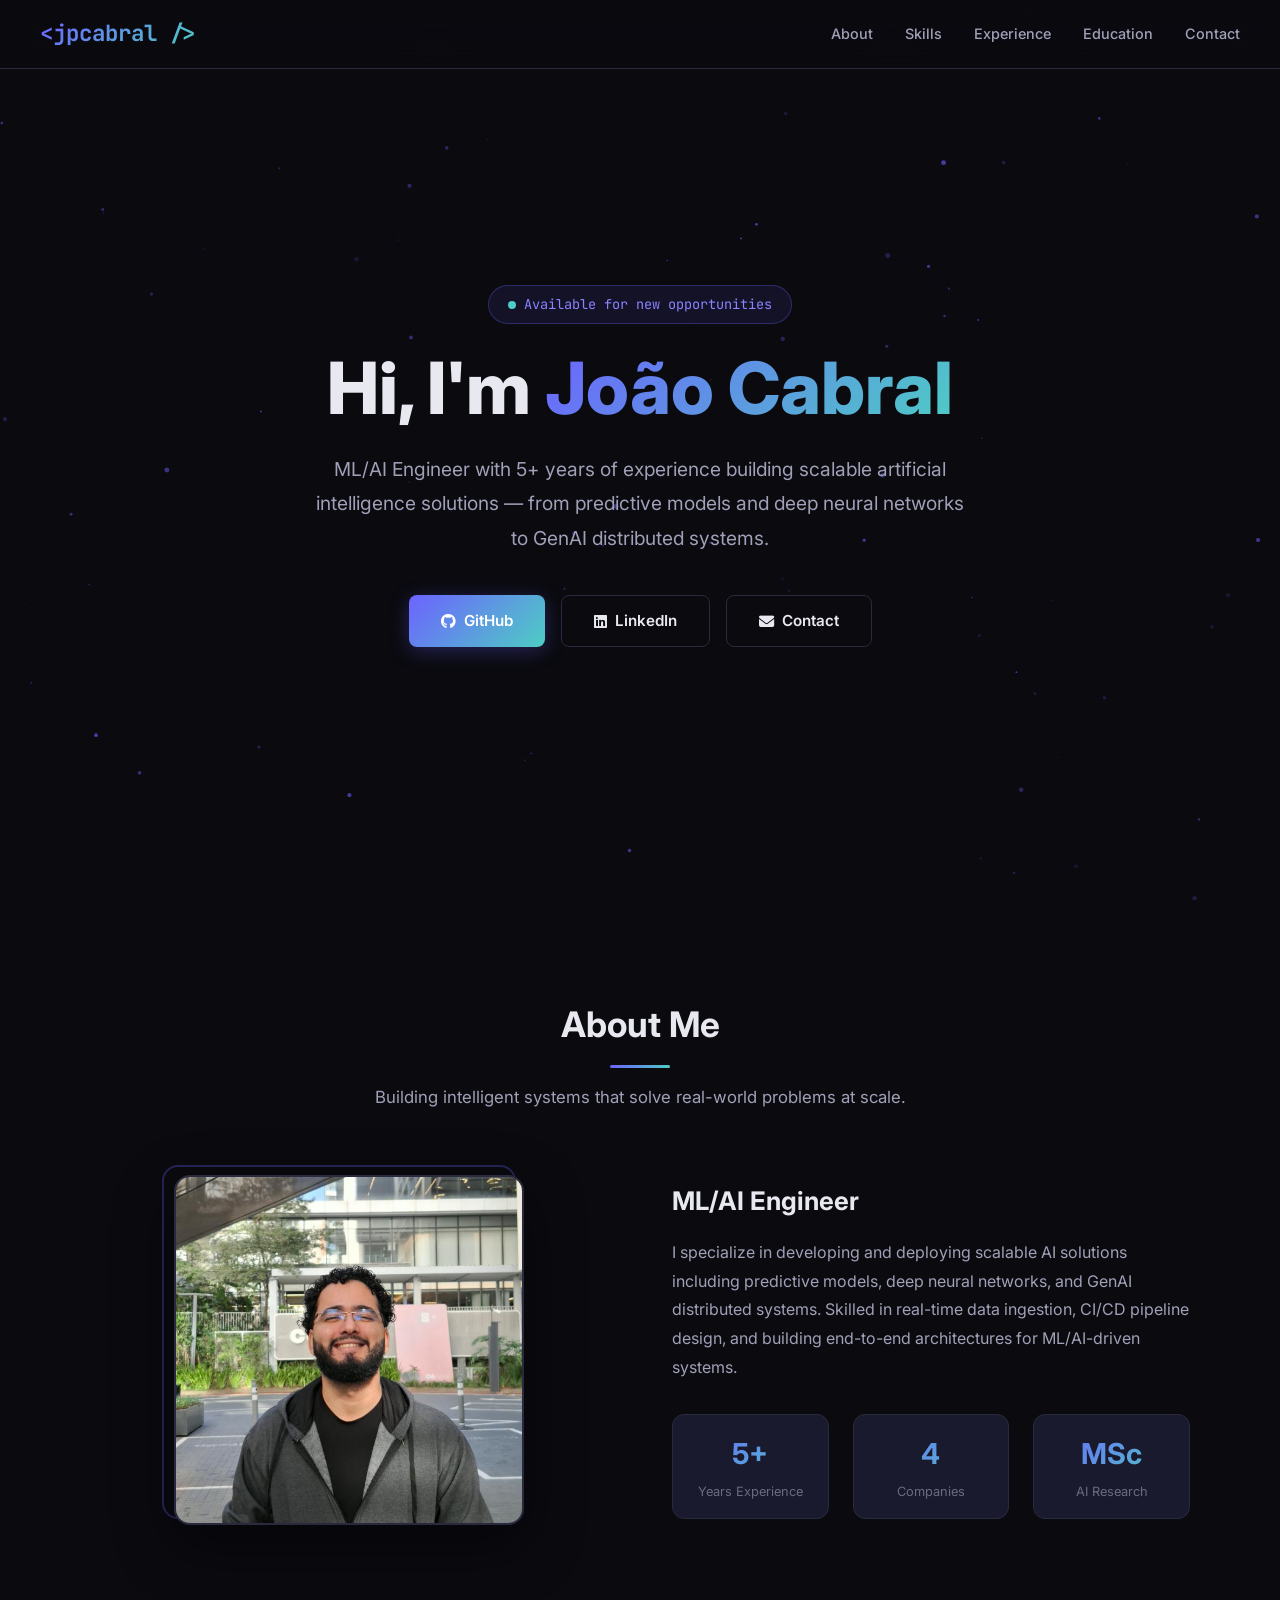
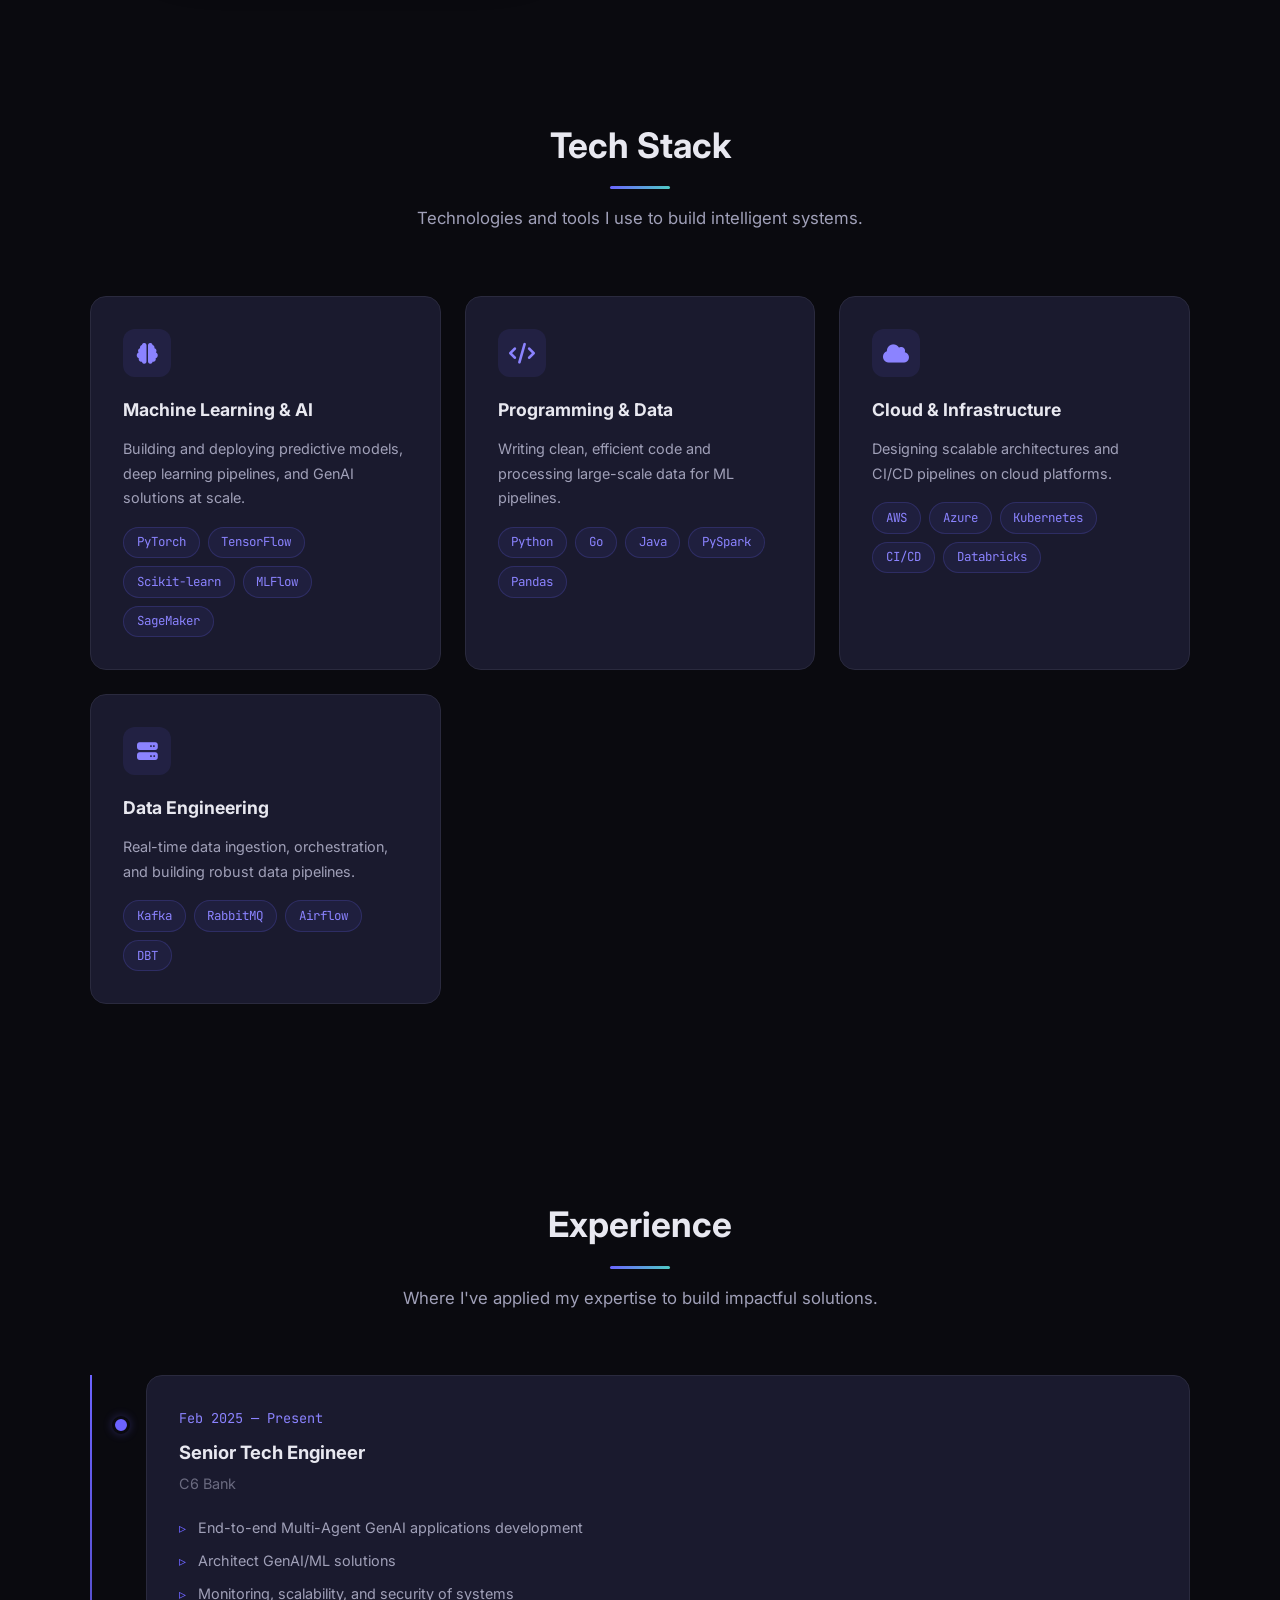
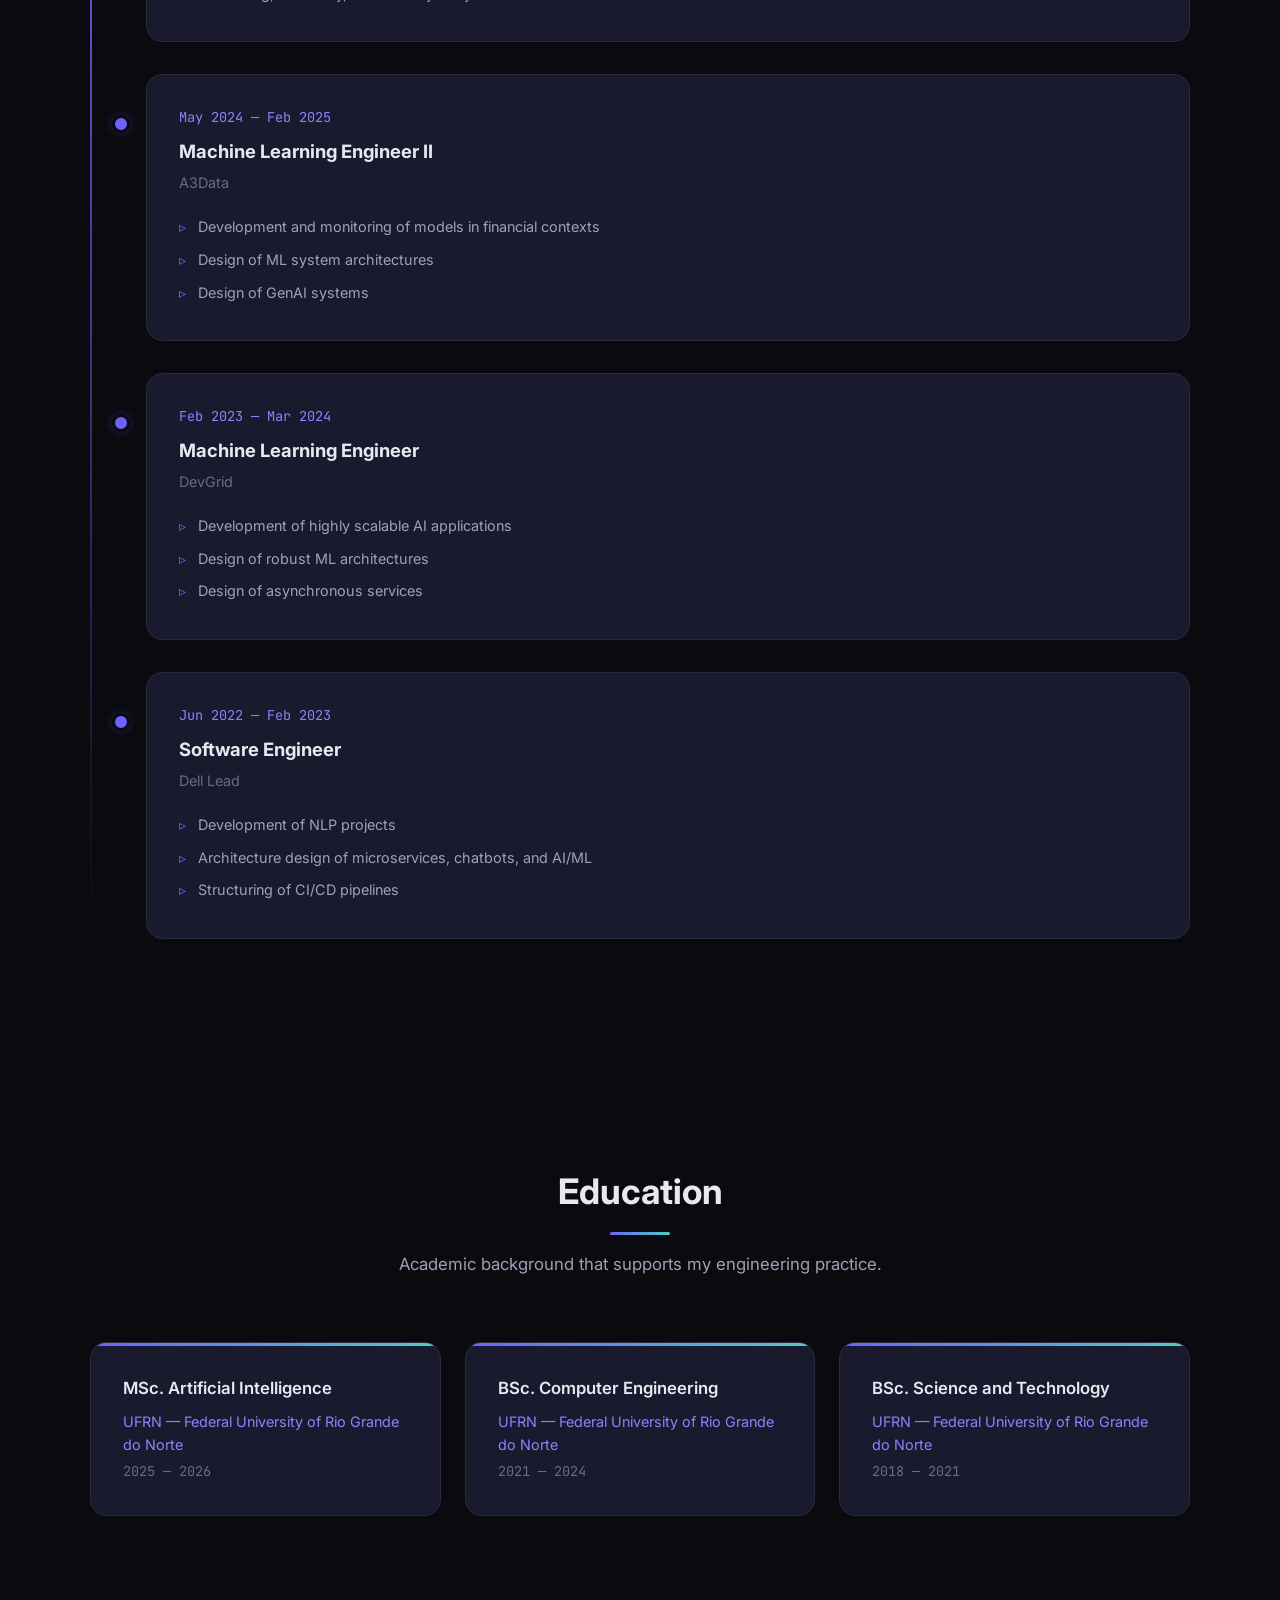
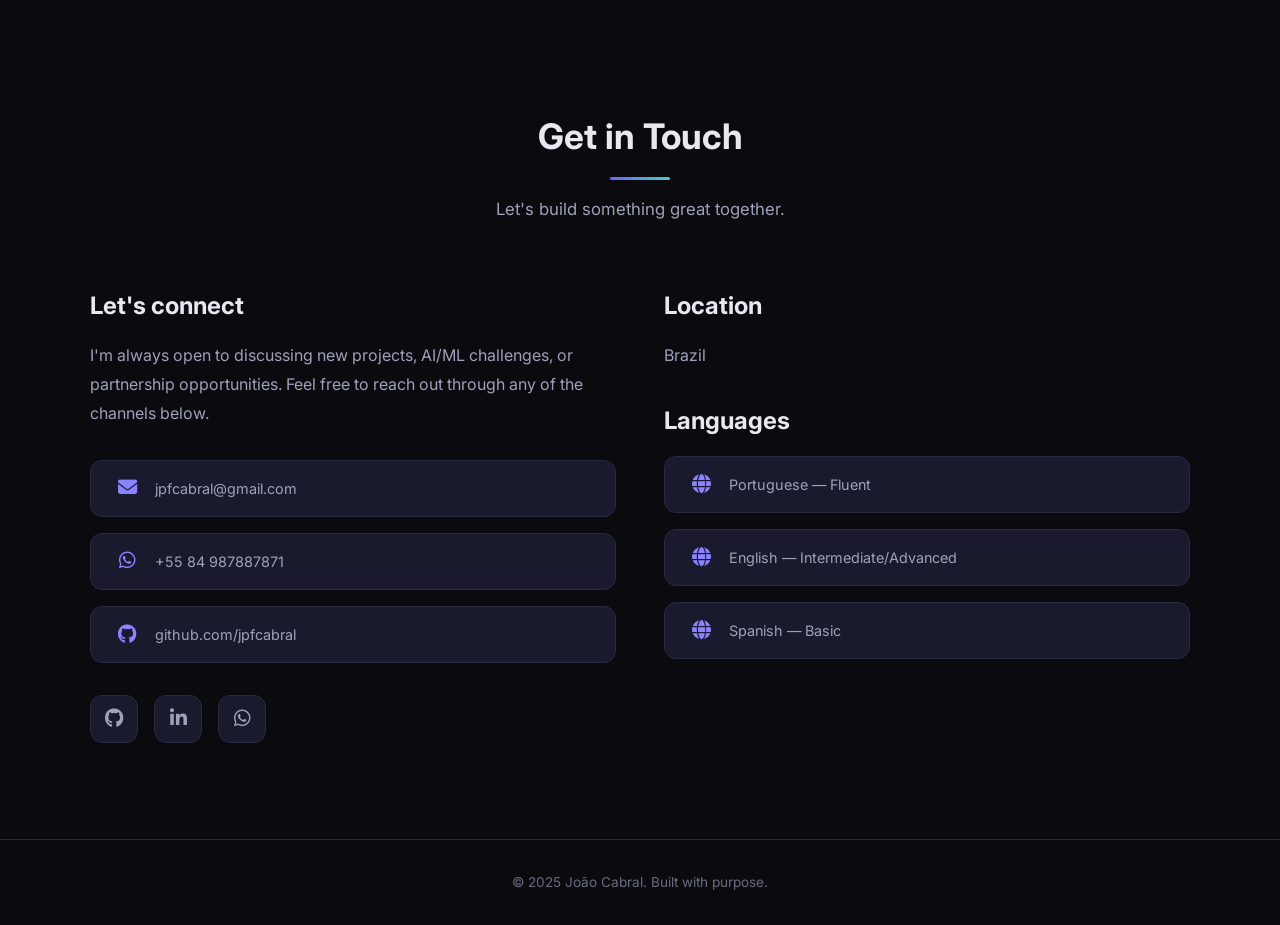
<file: index.html>
<!DOCTYPE html>
<html lang="en">
<head>
    <meta charset="UTF-8">
    <meta name="viewport" content="width=device-width, initial-scale=1.0">
    <title>João Cabral | ML/AI Engineer</title>
    <meta name="description" content="ML/AI Engineer with 5+ years of experience in scalable AI solutions, deep learning, and GenAI distributed systems.">
    <link rel="icon" href="favicon.ico">
    <link href="https://fonts.googleapis.com/css2?family=Inter:wght@300;400;500;600;700;800&family=JetBrains+Mono:wght@400;500&display=swap" rel="stylesheet">
    <link rel="stylesheet" href="https://cdnjs.cloudflare.com/ajax/libs/font-awesome/6.5.1/css/all.min.css">
    <style>
        :root {
            --bg-primary: #0a0a0f;
            --bg-secondary: #12121a;
            --bg-card: #1a1a2e;
            --bg-card-hover: #1f1f35;
            --accent: #6c63ff;
            --accent-light: #8b83ff;
            --accent-glow: rgba(108, 99, 255, 0.3);
            --text-primary: #e8e8f0;
            --text-secondary: #a0a0b8;
            --text-muted: #6b6b80;
            --border: #2a2a3e;
            --gradient-1: linear-gradient(135deg, #6c63ff 0%, #4ecdc4 100%);
            --gradient-2: linear-gradient(135deg, #667eea 0%, #764ba2 100%);
        }

        * {
            margin: 0;
            padding: 0;
            box-sizing: border-box;
        }

        html {
            scroll-behavior: smooth;
        }

        body {
            font-family: 'Inter', sans-serif;
            background: var(--bg-primary);
            color: var(--text-primary);
            line-height: 1.6;
            overflow-x: hidden;
        }

        /* Particle Canvas */
        #particles-canvas {
            position: fixed;
            top: 0;
            left: 0;
            width: 100%;
            height: 100%;
            z-index: 0;
            pointer-events: none;
        }

        /* Navigation */
        nav {
            position: fixed;
            top: 0;
            width: 100%;
            z-index: 1000;
            padding: 1rem 2rem;
            backdrop-filter: blur(20px);
            background: rgba(10, 10, 15, 0.8);
            border-bottom: 1px solid var(--border);
            transition: all 0.3s ease;
        }

        nav .nav-container {
            max-width: 1200px;
            margin: 0 auto;
            display: flex;
            justify-content: space-between;
            align-items: center;
        }

        nav .logo {
            font-size: 1.4rem;
            font-weight: 700;
            background: var(--gradient-1);
            -webkit-background-clip: text;
            -webkit-text-fill-color: transparent;
            background-clip: text;
            font-family: 'JetBrains Mono', monospace;
        }

        nav .nav-links {
            display: flex;
            gap: 2rem;
            list-style: none;
        }

        nav .nav-links a {
            color: var(--text-secondary);
            text-decoration: none;
            font-size: 0.9rem;
            font-weight: 500;
            transition: color 0.3s ease;
            position: relative;
        }

        nav .nav-links a:hover {
            color: var(--accent-light);
        }

        nav .nav-links a::after {
            content: '';
            position: absolute;
            bottom: -4px;
            left: 0;
            width: 0;
            height: 2px;
            background: var(--gradient-1);
            transition: width 0.3s ease;
        }

        nav .nav-links a:hover::after {
            width: 100%;
        }

        .mobile-toggle {
            display: none;
            flex-direction: column;
            cursor: pointer;
            gap: 5px;
        }

        .mobile-toggle span {
            width: 25px;
            height: 2px;
            background: var(--text-primary);
            transition: 0.3s;
        }

        /* Hero Section */
        .hero {
            min-height: 100vh;
            display: flex;
            align-items: center;
            justify-content: center;
            position: relative;
            padding: 6rem 2rem 4rem;
        }

        .hero-content {
            max-width: 900px;
            text-align: center;
            position: relative;
            z-index: 1;
        }

        .hero-badge {
            display: inline-flex;
            align-items: center;
            gap: 0.5rem;
            padding: 0.5rem 1.2rem;
            border-radius: 50px;
            background: rgba(108, 99, 255, 0.1);
            border: 1px solid rgba(108, 99, 255, 0.3);
            font-size: 0.85rem;
            color: var(--accent-light);
            margin-bottom: 1.5rem;
            font-family: 'JetBrains Mono', monospace;
        }

        .hero-badge .pulse {
            width: 8px;
            height: 8px;
            background: #4ecdc4;
            border-radius: 50%;
            animation: pulse 2s infinite;
        }

        @keyframes pulse {
            0%, 100% { opacity: 1; transform: scale(1); }
            50% { opacity: 0.5; transform: scale(1.5); }
        }

        .hero h1 {
            font-size: clamp(2.5rem, 6vw, 4.5rem);
            font-weight: 800;
            line-height: 1.1;
            margin-bottom: 1.5rem;
        }

        .hero h1 .gradient-text {
            background: var(--gradient-1);
            -webkit-background-clip: text;
            -webkit-text-fill-color: transparent;
            background-clip: text;
        }

        .hero p {
            font-size: 1.2rem;
            color: var(--text-secondary);
            max-width: 650px;
            margin: 0 auto 2.5rem;
            line-height: 1.8;
        }

        .hero-buttons {
            display: flex;
            gap: 1rem;
            justify-content: center;
            flex-wrap: wrap;
        }

        .btn {
            padding: 0.8rem 2rem;
            border-radius: 8px;
            font-size: 0.95rem;
            font-weight: 600;
            text-decoration: none;
            transition: all 0.3s ease;
            cursor: pointer;
            border: none;
            display: inline-flex;
            align-items: center;
            gap: 0.5rem;
        }

        .btn-primary {
            background: var(--gradient-1);
            color: white;
            box-shadow: 0 4px 20px var(--accent-glow);
        }

        .btn-primary:hover {
            transform: translateY(-2px);
            box-shadow: 0 8px 30px var(--accent-glow);
        }

        .btn-secondary {
            background: transparent;
            color: var(--text-primary);
            border: 1px solid var(--border);
        }

        .btn-secondary:hover {
            border-color: var(--accent);
            background: rgba(108, 99, 255, 0.05);
            transform: translateY(-2px);
        }

        /* Sections */
        section {
            padding: 6rem 2rem;
            position: relative;
            z-index: 1;
        }

        .section-container {
            max-width: 1100px;
            margin: 0 auto;
        }

        .section-header {
            text-align: center;
            margin-bottom: 4rem;
        }

        .section-header h2 {
            font-size: 2.2rem;
            font-weight: 700;
            margin-bottom: 0.8rem;
        }

        .section-header .section-line {
            width: 60px;
            height: 3px;
            background: var(--gradient-1);
            margin: 0 auto 1rem;
            border-radius: 2px;
        }

        .section-header p {
            color: var(--text-secondary);
            font-size: 1.05rem;
            max-width: 600px;
            margin: 0 auto;
        }

        /* About Section */
        .about-grid {
            display: grid;
            grid-template-columns: 1fr 1fr;
            gap: 4rem;
            align-items: center;
        }

        .about-image {
            position: relative;
            display: flex;
            justify-content: center;
            align-items: center;
        }

        .about-image img {
            width: 100%;
            max-width: 350px;
            border-radius: 16px;
            border: 2px solid var(--border);
            box-shadow: 0 20px 60px rgba(0, 0, 0, 0.4);
            position: relative;
            z-index: 1;
        }

        .about-image::before {
            content: '';
            position: absolute;
            top: -10px;
            left: 50%;
            transform: translateX(calc(-50% - 10px));
            width: 100%;
            max-width: 350px;
            height: calc(100% - 0px);
            border: 2px solid var(--accent);
            border-radius: 16px;
            opacity: 0.3;
            z-index: 0;
        }

        .about-text h3 {
            font-size: 1.6rem;
            margin-bottom: 1rem;
        }

        .about-text p {
            color: var(--text-secondary);
            margin-bottom: 1.5rem;
            line-height: 1.8;
        }

        .about-stats {
            display: grid;
            grid-template-columns: repeat(3, 1fr);
            gap: 1.5rem;
            margin-top: 2rem;
        }

        .stat-item {
            text-align: center;
            padding: 1rem;
            border-radius: 12px;
            background: var(--bg-card);
            border: 1px solid var(--border);
        }

        .stat-item .stat-number {
            font-size: 1.8rem;
            font-weight: 700;
            background: var(--gradient-1);
            -webkit-background-clip: text;
            -webkit-text-fill-color: transparent;
            background-clip: text;
        }

        .stat-item .stat-label {
            font-size: 0.8rem;
            color: var(--text-muted);
            margin-top: 0.3rem;
        }

        /* Skills Section */
        .skills-grid {
            display: grid;
            grid-template-columns: repeat(auto-fit, minmax(300px, 1fr));
            gap: 1.5rem;
        }

        .skill-card {
            padding: 2rem;
            border-radius: 16px;
            background: var(--bg-card);
            border: 1px solid var(--border);
            transition: all 0.3s ease;
        }

        .skill-card:hover {
            border-color: var(--accent);
            transform: translateY(-4px);
            box-shadow: 0 10px 40px rgba(108, 99, 255, 0.1);
        }

        .skill-card-icon {
            width: 48px;
            height: 48px;
            border-radius: 12px;
            background: rgba(108, 99, 255, 0.1);
            display: flex;
            align-items: center;
            justify-content: center;
            margin-bottom: 1.2rem;
            font-size: 1.3rem;
            color: var(--accent-light);
        }

        .skill-card h4 {
            font-size: 1.1rem;
            margin-bottom: 0.8rem;
        }

        .skill-card p {
            color: var(--text-secondary);
            font-size: 0.9rem;
            line-height: 1.7;
        }

        .skill-tags {
            display: flex;
            flex-wrap: wrap;
            gap: 0.5rem;
            margin-top: 1rem;
        }

        .skill-tag {
            padding: 0.3rem 0.8rem;
            border-radius: 20px;
            background: rgba(108, 99, 255, 0.08);
            border: 1px solid rgba(108, 99, 255, 0.2);
            font-size: 0.78rem;
            color: var(--accent-light);
            font-family: 'JetBrains Mono', monospace;
        }

        /* Experience Section */
        .timeline {
            position: relative;
            padding-left: 2rem;
        }

        .timeline::before {
            content: '';
            position: absolute;
            left: 0;
            top: 0;
            bottom: 0;
            width: 2px;
            background: linear-gradient(to bottom, var(--accent), transparent);
        }

        .timeline-item {
            position: relative;
            padding: 2rem;
            margin-bottom: 2rem;
            border-radius: 16px;
            background: var(--bg-card);
            border: 1px solid var(--border);
            margin-left: 1.5rem;
            transition: all 0.3s ease;
        }

        .timeline-item:hover {
            border-color: var(--accent);
            transform: translateX(4px);
        }

        .timeline-item::before {
            content: '';
            position: absolute;
            left: -2.2rem;
            top: 2.5rem;
            width: 12px;
            height: 12px;
            border-radius: 50%;
            background: var(--accent);
            border: 3px solid var(--bg-primary);
            box-shadow: 0 0 10px var(--accent-glow);
        }

        .timeline-date {
            font-size: 0.85rem;
            color: var(--accent-light);
            font-family: 'JetBrains Mono', monospace;
            margin-bottom: 0.5rem;
        }

        .timeline-item h4 {
            font-size: 1.15rem;
            margin-bottom: 0.3rem;
        }

        .timeline-item .company {
            color: var(--text-muted);
            font-size: 0.9rem;
            margin-bottom: 1rem;
        }

        .timeline-item ul {
            list-style: none;
            padding: 0;
        }

        .timeline-item ul li {
            color: var(--text-secondary);
            font-size: 0.9rem;
            padding: 0.3rem 0;
            padding-left: 1.2rem;
            position: relative;
        }

        .timeline-item ul li::before {
            content: '▹';
            position: absolute;
            left: 0;
            color: var(--accent);
        }

        /* Education Section */
        .education-grid {
            display: grid;
            grid-template-columns: repeat(auto-fit, minmax(280px, 1fr));
            gap: 1.5rem;
        }

        .education-card {
            padding: 2rem;
            border-radius: 16px;
            background: var(--bg-card);
            border: 1px solid var(--border);
            transition: all 0.3s ease;
            position: relative;
            overflow: hidden;
        }

        .education-card::before {
            content: '';
            position: absolute;
            top: 0;
            left: 0;
            right: 0;
            height: 3px;
            background: var(--gradient-1);
        }

        .education-card:hover {
            border-color: var(--accent);
            transform: translateY(-4px);
        }

        .education-card .degree {
            font-size: 1.05rem;
            font-weight: 600;
            margin-bottom: 0.5rem;
        }

        .education-card .institution {
            color: var(--accent-light);
            font-size: 0.9rem;
            margin-bottom: 0.3rem;
        }

        .education-card .year {
            color: var(--text-muted);
            font-size: 0.85rem;
            font-family: 'JetBrains Mono', monospace;
        }

        /* Contact Section */
        .contact-grid {
            display: grid;
            grid-template-columns: 1fr 1fr;
            gap: 3rem;
        }

        .contact-info h3 {
            font-size: 1.5rem;
            margin-bottom: 1rem;
        }

        .contact-info p {
            color: var(--text-secondary);
            margin-bottom: 2rem;
            line-height: 1.8;
        }

        .contact-links {
            display: flex;
            flex-direction: column;
            gap: 1rem;
        }

        .contact-link {
            display: flex;
            align-items: center;
            gap: 1rem;
            padding: 1rem 1.5rem;
            border-radius: 12px;
            background: var(--bg-card);
            border: 1px solid var(--border);
            color: var(--text-primary);
            text-decoration: none;
            transition: all 0.3s ease;
        }

        .contact-link:hover {
            border-color: var(--accent);
            transform: translateX(4px);
        }

        .contact-link i {
            font-size: 1.2rem;
            color: var(--accent-light);
            width: 24px;
            text-align: center;
        }

        .contact-link span {
            color: var(--text-secondary);
            font-size: 0.9rem;
        }

        .contact-socials {
            display: flex;
            gap: 1rem;
            margin-top: 2rem;
        }

        .social-link {
            width: 48px;
            height: 48px;
            border-radius: 12px;
            background: var(--bg-card);
            border: 1px solid var(--border);
            display: flex;
            align-items: center;
            justify-content: center;
            color: var(--text-secondary);
            text-decoration: none;
            font-size: 1.2rem;
            transition: all 0.3s ease;
        }

        .social-link:hover {
            border-color: var(--accent);
            color: var(--accent-light);
            transform: translateY(-3px);
            box-shadow: 0 5px 20px var(--accent-glow);
        }

        /* Footer */
        footer {
            padding: 2rem;
            text-align: center;
            border-top: 1px solid var(--border);
            position: relative;
            z-index: 1;
        }

        footer p {
            color: var(--text-muted);
            font-size: 0.85rem;
        }

        /* Animations */
        .fade-in {
            opacity: 0;
            transform: translateY(30px);
            transition: opacity 0.6s ease, transform 0.6s ease;
        }

        .fade-in.visible {
            opacity: 1;
            transform: translateY(0);
        }

        /* Responsive */
        @media (max-width: 768px) {
            nav .nav-links {
                display: none;
                position: absolute;
                top: 100%;
                left: 0;
                right: 0;
                flex-direction: column;
                background: var(--bg-secondary);
                padding: 1.5rem;
                gap: 1rem;
                border-bottom: 1px solid var(--border);
            }

            nav .nav-links.active {
                display: flex;
            }

            .mobile-toggle {
                display: flex;
            }

            .about-grid {
                grid-template-columns: 1fr;
                text-align: center;
            }

            .about-image {
                display: flex;
                justify-content: center;
            }

            .about-image img {
                max-width: 250px;
            }

            .about-stats {
                grid-template-columns: repeat(3, 1fr);
            }

            .contact-grid {
                grid-template-columns: 1fr;
            }

            .hero h1 {
                font-size: 2.2rem;
            }

            .skills-grid {
                grid-template-columns: 1fr;
            }
        }

        /* Scrollbar */
        ::-webkit-scrollbar {
            width: 8px;
        }

        ::-webkit-scrollbar-track {
            background: var(--bg-primary);
        }

        ::-webkit-scrollbar-thumb {
            background: var(--border);
            border-radius: 4px;
        }

        ::-webkit-scrollbar-thumb:hover {
            background: var(--accent);
        }

        /* Code-like decorative elements */
        .code-decorator {
            font-family: 'JetBrains Mono', monospace;
            color: var(--text-muted);
            font-size: 0.8rem;
            opacity: 0.5;
        }
    </style>
</head>
<body>
    <canvas id="particles-canvas"></canvas>

    <!-- Navigation -->
    <nav>
        <div class="nav-container">
            <a href="#" class="logo">&lt;jpcabral /&gt;</a>
            <ul class="nav-links">
                <li><a href="#about">About</a></li>
                <li><a href="#skills">Skills</a></li>
                <li><a href="#experience">Experience</a></li>
                <li><a href="#education">Education</a></li>
                <li><a href="#contact">Contact</a></li>
            </ul>
            <div class="mobile-toggle" onclick="toggleMenu()">
                <span></span>
                <span></span>
                <span></span>
            </div>
        </div>
    </nav>

    <!-- Hero Section -->
    <section class="hero">
        <div class="hero-content fade-in">
            <div class="hero-badge">
                <span class="pulse"></span>
                Available for new opportunities
            </div>
            <h1>Hi, I'm <span class="gradient-text">João Cabral</span></h1>
            <p>ML/AI Engineer with 5+ years of experience building scalable artificial intelligence solutions — from predictive models and deep neural networks to GenAI distributed systems.</p>
            <div class="hero-buttons">
                <a href="https://github.com/jpfcabral" target="_blank" class="btn btn-primary">
                    <i class="fa-brands fa-github"></i> GitHub
                </a>
                <a href="https://www.linkedin.com/in/jpfcabral/" target="_blank" class="btn btn-secondary">
                    <i class="fa-brands fa-linkedin"></i> LinkedIn
                </a>
                <a href="#contact" class="btn btn-secondary">
                    <i class="fa-solid fa-envelope"></i> Contact
                </a>
            </div>
        </div>
    </section>

    <!-- About Section -->
    <section id="about">
        <div class="section-container">
            <div class="section-header fade-in">
                <h2>About Me</h2>
                <div class="section-line"></div>
                <p>Building intelligent systems that solve real-world problems at scale.</p>
            </div>
            <div class="about-grid fade-in">
                <div class="about-image">
                    <img src="assets/images/author-image.jpg" alt="João Cabral">
                </div>
                <div class="about-text">
                    <h3>ML/AI Engineer</h3>
                    <p>I specialize in developing and deploying scalable AI solutions including predictive models, deep neural networks, and GenAI distributed systems. Skilled in real-time data ingestion, CI/CD pipeline design, and building end-to-end architectures for ML/AI-driven systems.</p>
                    <div class="about-stats">
                        <div class="stat-item">
                            <div class="stat-number">5+</div>
                            <div class="stat-label">Years Experience</div>
                        </div>
                        <div class="stat-item">
                            <div class="stat-number">4</div>
                            <div class="stat-label">Companies</div>
                        </div>
                        <div class="stat-item">
                            <div class="stat-number">MSc</div>
                            <div class="stat-label">AI Research</div>
                        </div>
                    </div>
                </div>
            </div>
        </div>
    </section>

    <!-- Skills Section -->
    <section id="skills">
        <div class="section-container">
            <div class="section-header fade-in">
                <h2>Tech Stack</h2>
                <div class="section-line"></div>
                <p>Technologies and tools I use to build intelligent systems.</p>
            </div>
            <div class="skills-grid fade-in">
                <div class="skill-card">
                    <div class="skill-card-icon"><i class="fa-solid fa-brain"></i></div>
                    <h4>Machine Learning & AI</h4>
                    <p>Building and deploying predictive models, deep learning pipelines, and GenAI solutions at scale.</p>
                    <div class="skill-tags">
                        <span class="skill-tag">PyTorch</span>
                        <span class="skill-tag">TensorFlow</span>
                        <span class="skill-tag">Scikit-learn</span>
                        <span class="skill-tag">MLFlow</span>
                        <span class="skill-tag">SageMaker</span>
                    </div>
                </div>
                <div class="skill-card">
                    <div class="skill-card-icon"><i class="fa-solid fa-code"></i></div>
                    <h4>Programming & Data</h4>
                    <p>Writing clean, efficient code and processing large-scale data for ML pipelines.</p>
                    <div class="skill-tags">
                        <span class="skill-tag">Python</span>
                        <span class="skill-tag">Go</span>
                        <span class="skill-tag">Java</span>
                        <span class="skill-tag">PySpark</span>
                        <span class="skill-tag">Pandas</span>
                    </div>
                </div>
                <div class="skill-card">
                    <div class="skill-card-icon"><i class="fa-solid fa-cloud"></i></div>
                    <h4>Cloud & Infrastructure</h4>
                    <p>Designing scalable architectures and CI/CD pipelines on cloud platforms.</p>
                    <div class="skill-tags">
                        <span class="skill-tag">AWS</span>
                        <span class="skill-tag">Azure</span>
                        <span class="skill-tag">Kubernetes</span>
                        <span class="skill-tag">CI/CD</span>
                        <span class="skill-tag">Databricks</span>
                    </div>
                </div>
                <div class="skill-card">
                    <div class="skill-card-icon"><i class="fa-solid fa-server"></i></div>
                    <h4>Data Engineering</h4>
                    <p>Real-time data ingestion, orchestration, and building robust data pipelines.</p>
                    <div class="skill-tags">
                        <span class="skill-tag">Kafka</span>
                        <span class="skill-tag">RabbitMQ</span>
                        <span class="skill-tag">Airflow</span>
                        <span class="skill-tag">DBT</span>
                    </div>
                </div>
            </div>
        </div>
    </section>

    <!-- Experience Section -->
    <section id="experience">
        <div class="section-container">
            <div class="section-header fade-in">
                <h2>Experience</h2>
                <div class="section-line"></div>
                <p>Where I've applied my expertise to build impactful solutions.</p>
            </div>
            <div class="timeline fade-in">
                <div class="timeline-item">
                    <div class="timeline-date">Feb 2025 — Present</div>
                    <h4>Senior Tech Engineer</h4>
                    <div class="company">C6 Bank</div>
                    <ul>
                        <li>End-to-end Multi-Agent GenAI applications development</li>
                        <li>Architect GenAI/ML solutions</li>
                        <li>Monitoring, scalability, and security of systems</li>
                    </ul>
                </div>
                <div class="timeline-item">
                    <div class="timeline-date">May 2024 — Feb 2025</div>
                    <h4>Machine Learning Engineer II</h4>
                    <div class="company">A3Data</div>
                    <ul>
                        <li>Development and monitoring of models in financial contexts</li>
                        <li>Design of ML system architectures</li>
                        <li>Design of GenAI systems</li>
                    </ul>
                </div>
                <div class="timeline-item">
                    <div class="timeline-date">Feb 2023 — Mar 2024</div>
                    <h4>Machine Learning Engineer</h4>
                    <div class="company">DevGrid</div>
                    <ul>
                        <li>Development of highly scalable AI applications</li>
                        <li>Design of robust ML architectures</li>
                        <li>Design of asynchronous services</li>
                    </ul>
                </div>
                <div class="timeline-item">
                    <div class="timeline-date">Jun 2022 — Feb 2023</div>
                    <h4>Software Engineer</h4>
                    <div class="company">Dell Lead</div>
                    <ul>
                        <li>Development of NLP projects</li>
                        <li>Architecture design of microservices, chatbots, and AI/ML</li>
                        <li>Structuring of CI/CD pipelines</li>
                    </ul>
                </div>
            </div>
        </div>
    </section>

    <!-- Education Section -->
    <section id="education">
        <div class="section-container">
            <div class="section-header fade-in">
                <h2>Education</h2>
                <div class="section-line"></div>
                <p>Academic background that supports my engineering practice.</p>
            </div>
            <div class="education-grid fade-in">
                <div class="education-card">
                    <div class="degree">MSc. Artificial Intelligence</div>
                    <div class="institution">UFRN — Federal University of Rio Grande do Norte</div>
                    <div class="year">2025 — 2026</div>
                </div>
                <div class="education-card">
                    <div class="degree">BSc. Computer Engineering</div>
                    <div class="institution">UFRN — Federal University of Rio Grande do Norte</div>
                    <div class="year">2021 — 2024</div>
                </div>
                <div class="education-card">
                    <div class="degree">BSc. Science and Technology</div>
                    <div class="institution">UFRN — Federal University of Rio Grande do Norte</div>
                    <div class="year">2018 — 2021</div>
                </div>
            </div>
        </div>
    </section>

    <!-- Contact Section -->
    <section id="contact">
        <div class="section-container">
            <div class="section-header fade-in">
                <h2>Get in Touch</h2>
                <div class="section-line"></div>
                <p>Let's build something great together.</p>
            </div>
            <div class="contact-grid fade-in">
                <div class="contact-info">
                    <h3>Let's connect</h3>
                    <p>I'm always open to discussing new projects, AI/ML challenges, or partnership opportunities. Feel free to reach out through any of the channels below.</p>
                    <div class="contact-links">
                        <a href="mailto:jpfcabral@gmail.com" class="contact-link">
                            <i class="fa-solid fa-envelope"></i>
                            <span>jpfcabral@gmail.com</span>
                        </a>
                        <a href="https://wa.me/+5584987887871" class="contact-link">
                            <i class="fa-brands fa-whatsapp"></i>
                            <span>+55 84 987887871</span>
                        </a>
                        <a href="https://github.com/jpfcabral" target="_blank" class="contact-link">
                            <i class="fa-brands fa-github"></i>
                            <span>github.com/jpfcabral</span>
                        </a>
                    </div>
                    <div class="contact-socials">
                        <a href="https://github.com/jpfcabral" target="_blank" class="social-link" aria-label="GitHub">
                            <i class="fa-brands fa-github"></i>
                        </a>
                        <a href="https://www.linkedin.com/in/jpfcabral/" target="_blank" class="social-link" aria-label="LinkedIn">
                            <i class="fa-brands fa-linkedin-in"></i>
                        </a>
                        <a href="https://wa.me/+5584987887871" class="social-link" aria-label="WhatsApp">
                            <i class="fa-brands fa-whatsapp"></i>
                        </a>
                    </div>
                </div>
                <div class="contact-info">
                    <h3>Location</h3>
                    <p>Brazil</p>
                    <h3 style="margin-top: 1.5rem;">Languages</h3>
                    <div class="contact-links" style="margin-top: 1rem;">
                        <div class="contact-link" style="cursor: default;">
                            <i class="fa-solid fa-globe"></i>
                            <span>Portuguese — Fluent</span>
                        </div>
                        <div class="contact-link" style="cursor: default;">
                            <i class="fa-solid fa-globe"></i>
                            <span>English — Intermediate/Advanced</span>
                        </div>
                        <div class="contact-link" style="cursor: default;">
                            <i class="fa-solid fa-globe"></i>
                            <span>Spanish — Basic</span>
                        </div>
                    </div>
                </div>
            </div>
        </div>
    </section>

    <!-- Footer -->
    <footer>
        <p>&copy; 2025 João Cabral. Built with purpose.</p>
    </footer>

    <script>
        // Particle Animation
        const canvas = document.getElementById('particles-canvas');
        const ctx = canvas.getContext('2d');
        let particles = [];
        let animationId;

        function resizeCanvas() {
            canvas.width = window.innerWidth;
            canvas.height = window.innerHeight;
        }

        class Particle {
            constructor() {
                this.x = Math.random() * canvas.width;
                this.y = Math.random() * canvas.height;
                this.size = Math.random() * 2 + 0.5;
                this.speedX = (Math.random() - 0.5) * 0.5;
                this.speedY = (Math.random() - 0.5) * 0.5;
                this.opacity = Math.random() * 0.5 + 0.1;
            }

            update() {
                this.x += this.speedX;
                this.y += this.speedY;

                if (this.x > canvas.width) this.x = 0;
                if (this.x < 0) this.x = canvas.width;
                if (this.y > canvas.height) this.y = 0;
                if (this.y < 0) this.y = canvas.height;
            }

            draw() {
                ctx.beginPath();
                ctx.arc(this.x, this.y, this.size, 0, Math.PI * 2);
                ctx.fillStyle = `rgba(108, 99, 255, ${this.opacity})`;
                ctx.fill();
            }
        }

        function initParticles() {
            particles = [];
            const count = Math.min(80, Math.floor((canvas.width * canvas.height) / 15000));
            for (let i = 0; i < count; i++) {
                particles.push(new Particle());
            }
        }

        function connectParticles() {
            for (let i = 0; i < particles.length; i++) {
                for (let j = i + 1; j < particles.length; j++) {
                    const dx = particles[i].x - particles[j].x;
                    const dy = particles[i].y - particles[j].y;
                    const distance = Math.sqrt(dx * dx + dy * dy);

                    if (distance < 150) {
                        ctx.beginPath();
                        ctx.strokeStyle = `rgba(108, 99, 255, ${0.1 * (1 - distance / 150)})`;
                        ctx.lineWidth = 0.5;
                        ctx.moveTo(particles[i].x, particles[i].y);
                        ctx.lineTo(particles[j].x, particles[j].y);
                        ctx.stroke();
                    }
                }
            }
        }

        function animateParticles() {
            ctx.clearRect(0, 0, canvas.width, canvas.height);
            particles.forEach(p => {
                p.update();
                p.draw();
            });
            connectParticles();
            animationId = requestAnimationFrame(animateParticles);
        }

        resizeCanvas();
        initParticles();
        animateParticles();

        window.addEventListener('resize', () => {
            resizeCanvas();
            initParticles();
        });

        // Scroll animations
        const observerOptions = {
            threshold: 0.1,
            rootMargin: '0px 0px -50px 0px'
        };

        const observer = new IntersectionObserver((entries) => {
            entries.forEach(entry => {
                if (entry.isIntersecting) {
                    entry.target.classList.add('visible');
                }
            });
        }, observerOptions);

        document.querySelectorAll('.fade-in').forEach(el => {
            observer.observe(el);
        });

        // Mobile menu toggle
        function toggleMenu() {
            document.querySelector('.nav-links').classList.toggle('active');
        }

        // Close mobile menu on link click
        document.querySelectorAll('.nav-links a').forEach(link => {
            link.addEventListener('click', () => {
                document.querySelector('.nav-links').classList.remove('active');
            });
        });

        // Navbar scroll effect
        window.addEventListener('scroll', () => {
            const nav = document.querySelector('nav');
            if (window.scrollY > 50) {
                nav.style.padding = '0.7rem 2rem';
            } else {
                nav.style.padding = '1rem 2rem';
            }
        });
    </script>
</body>
</html>
</file>
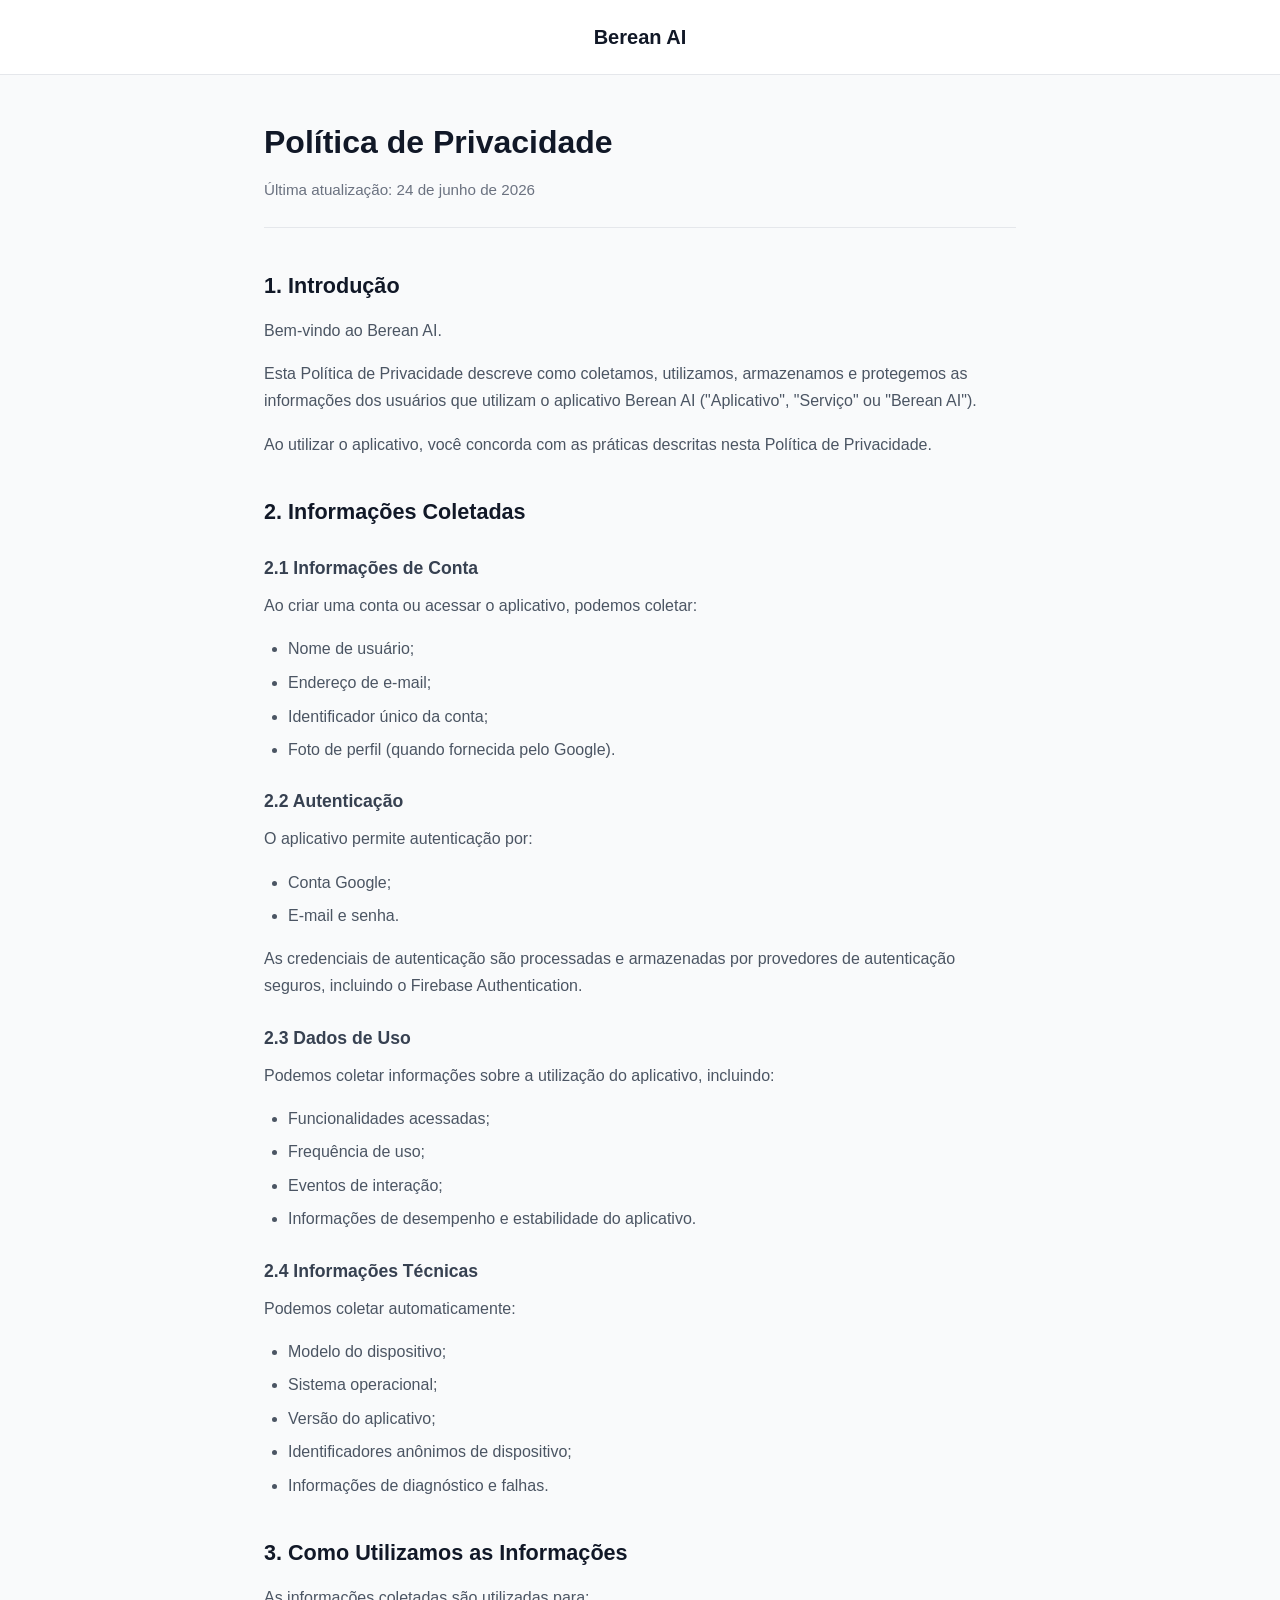
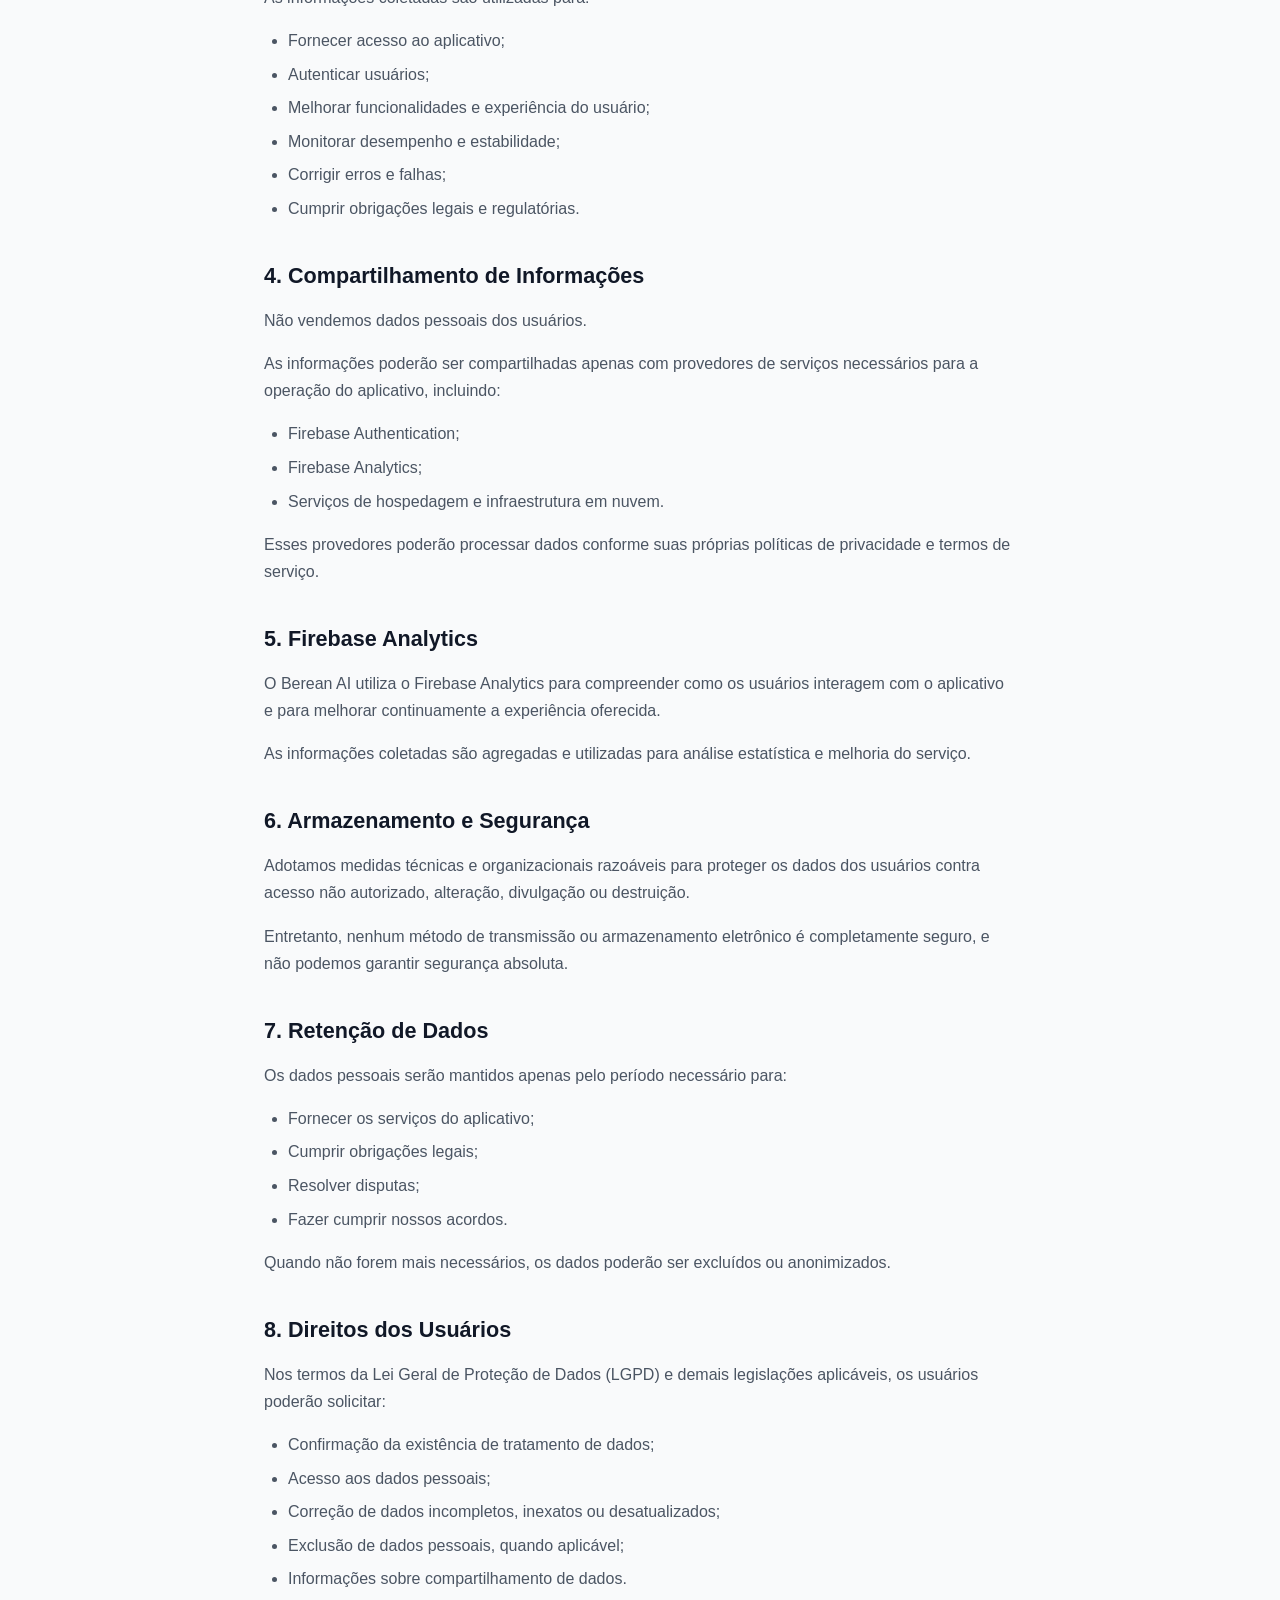
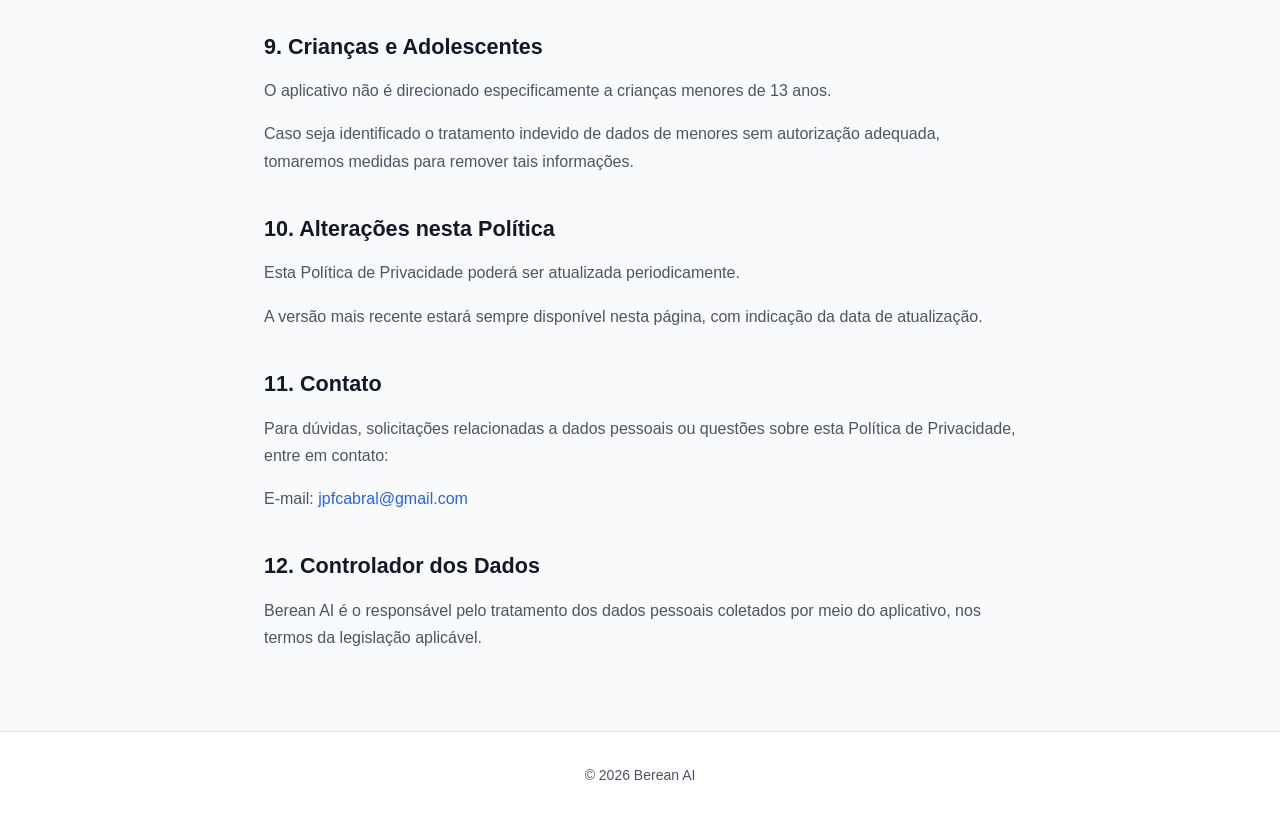
<file: privacy-policy.html>
<!DOCTYPE html>
<html lang="pt-BR">
<head>
    <meta charset="UTF-8">
    <meta name="viewport" content="width=device-width, initial-scale=1.0">
    <title>Política de Privacidade - Berean AI</title>
    <style>
        * {
            margin: 0;
            padding: 0;
            box-sizing: border-box;
        }

        body {
            font-family: -apple-system, BlinkMacSystemFont, "Segoe UI", Roboto, "Helvetica Neue", Arial, sans-serif;
            line-height: 1.7;
            color: #333;
            background-color: #f9fafb;
        }

        header {
            background-color: #fff;
            border-bottom: 1px solid #e5e7eb;
            padding: 1.25rem 1.5rem;
            position: sticky;
            top: 0;
            z-index: 10;
        }

        header h1 {
            font-size: 1.25rem;
            font-weight: 600;
            color: #111827;
            text-align: center;
        }

        main {
            max-width: 800px;
            margin: 0 auto;
            padding: 2.5rem 1.5rem 4rem;
        }

        .policy-title {
            font-size: 2rem;
            font-weight: 700;
            color: #111827;
            margin-bottom: 0.5rem;
        }

        .policy-date {
            font-size: 0.95rem;
            color: #6b7280;
            margin-bottom: 2.5rem;
            padding-bottom: 1.5rem;
            border-bottom: 1px solid #e5e7eb;
        }

        h2 {
            font-size: 1.35rem;
            font-weight: 600;
            color: #111827;
            margin-top: 2.25rem;
            margin-bottom: 0.75rem;
        }

        h3 {
            font-size: 1.1rem;
            font-weight: 600;
            color: #374151;
            margin-top: 1.5rem;
            margin-bottom: 0.5rem;
        }

        p {
            margin-bottom: 1rem;
            color: #4b5563;
        }

        ul {
            margin-bottom: 1rem;
            padding-left: 1.5rem;
        }

        ul li {
            margin-bottom: 0.4rem;
            color: #4b5563;
        }

        a {
            color: #2563eb;
            text-decoration: none;
        }

        a:hover {
            text-decoration: underline;
        }

        footer {
            text-align: center;
            padding: 2rem 1.5rem;
            border-top: 1px solid #e5e7eb;
            background-color: #fff;
            color: #6b7280;
            font-size: 0.875rem;
        }

        @media (max-width: 600px) {
            .policy-title {
                font-size: 1.5rem;
            }

            h2 {
                font-size: 1.2rem;
            }

            main {
                padding: 1.5rem 1rem 3rem;
            }
        }
    </style>
</head>
<body>
    <header>
        <h1>Berean AI</h1>
    </header>

    <main>
        <h1 class="policy-title">Política de Privacidade</h1>
        <p class="policy-date">Última atualização: 24 de junho de 2026</p>

        <h2>1. Introdução</h2>
        <p>Bem-vindo ao Berean AI.</p>
        <p>Esta Política de Privacidade descreve como coletamos, utilizamos, armazenamos e protegemos as informações dos usuários que utilizam o aplicativo Berean AI ("Aplicativo", "Serviço" ou "Berean AI").</p>
        <p>Ao utilizar o aplicativo, você concorda com as práticas descritas nesta Política de Privacidade.</p>

        <h2>2. Informações Coletadas</h2>

        <h3>2.1 Informações de Conta</h3>
        <p>Ao criar uma conta ou acessar o aplicativo, podemos coletar:</p>
        <ul>
            <li>Nome de usuário;</li>
            <li>Endereço de e-mail;</li>
            <li>Identificador único da conta;</li>
            <li>Foto de perfil (quando fornecida pelo Google).</li>
        </ul>

        <h3>2.2 Autenticação</h3>
        <p>O aplicativo permite autenticação por:</p>
        <ul>
            <li>Conta Google;</li>
            <li>E-mail e senha.</li>
        </ul>
        <p>As credenciais de autenticação são processadas e armazenadas por provedores de autenticação seguros, incluindo o Firebase Authentication.</p>

        <h3>2.3 Dados de Uso</h3>
        <p>Podemos coletar informações sobre a utilização do aplicativo, incluindo:</p>
        <ul>
            <li>Funcionalidades acessadas;</li>
            <li>Frequência de uso;</li>
            <li>Eventos de interação;</li>
            <li>Informações de desempenho e estabilidade do aplicativo.</li>
        </ul>

        <h3>2.4 Informações Técnicas</h3>
        <p>Podemos coletar automaticamente:</p>
        <ul>
            <li>Modelo do dispositivo;</li>
            <li>Sistema operacional;</li>
            <li>Versão do aplicativo;</li>
            <li>Identificadores anônimos de dispositivo;</li>
            <li>Informações de diagnóstico e falhas.</li>
        </ul>

        <h2>3. Como Utilizamos as Informações</h2>
        <p>As informações coletadas são utilizadas para:</p>
        <ul>
            <li>Fornecer acesso ao aplicativo;</li>
            <li>Autenticar usuários;</li>
            <li>Melhorar funcionalidades e experiência do usuário;</li>
            <li>Monitorar desempenho e estabilidade;</li>
            <li>Corrigir erros e falhas;</li>
            <li>Cumprir obrigações legais e regulatórias.</li>
        </ul>

        <h2>4. Compartilhamento de Informações</h2>
        <p>Não vendemos dados pessoais dos usuários.</p>
        <p>As informações poderão ser compartilhadas apenas com provedores de serviços necessários para a operação do aplicativo, incluindo:</p>
        <ul>
            <li>Firebase Authentication;</li>
            <li>Firebase Analytics;</li>
            <li>Serviços de hospedagem e infraestrutura em nuvem.</li>
        </ul>
        <p>Esses provedores poderão processar dados conforme suas próprias políticas de privacidade e termos de serviço.</p>

        <h2>5. Firebase Analytics</h2>
        <p>O Berean AI utiliza o Firebase Analytics para compreender como os usuários interagem com o aplicativo e para melhorar continuamente a experiência oferecida.</p>
        <p>As informações coletadas são agregadas e utilizadas para análise estatística e melhoria do serviço.</p>

        <h2>6. Armazenamento e Segurança</h2>
        <p>Adotamos medidas técnicas e organizacionais razoáveis para proteger os dados dos usuários contra acesso não autorizado, alteração, divulgação ou destruição.</p>
        <p>Entretanto, nenhum método de transmissão ou armazenamento eletrônico é completamente seguro, e não podemos garantir segurança absoluta.</p>

        <h2>7. Retenção de Dados</h2>
        <p>Os dados pessoais serão mantidos apenas pelo período necessário para:</p>
        <ul>
            <li>Fornecer os serviços do aplicativo;</li>
            <li>Cumprir obrigações legais;</li>
            <li>Resolver disputas;</li>
            <li>Fazer cumprir nossos acordos.</li>
        </ul>
        <p>Quando não forem mais necessários, os dados poderão ser excluídos ou anonimizados.</p>

        <h2>8. Direitos dos Usuários</h2>
        <p>Nos termos da Lei Geral de Proteção de Dados (LGPD) e demais legislações aplicáveis, os usuários poderão solicitar:</p>
        <ul>
            <li>Confirmação da existência de tratamento de dados;</li>
            <li>Acesso aos dados pessoais;</li>
            <li>Correção de dados incompletos, inexatos ou desatualizados;</li>
            <li>Exclusão de dados pessoais, quando aplicável;</li>
            <li>Informações sobre compartilhamento de dados.</li>
        </ul>

        <h2>9. Crianças e Adolescentes</h2>
        <p>O aplicativo não é direcionado especificamente a crianças menores de 13 anos.</p>
        <p>Caso seja identificado o tratamento indevido de dados de menores sem autorização adequada, tomaremos medidas para remover tais informações.</p>

        <h2>10. Alterações nesta Política</h2>
        <p>Esta Política de Privacidade poderá ser atualizada periodicamente.</p>
        <p>A versão mais recente estará sempre disponível nesta página, com indicação da data de atualização.</p>

        <h2>11. Contato</h2>
        <p>Para dúvidas, solicitações relacionadas a dados pessoais ou questões sobre esta Política de Privacidade, entre em contato:</p>
        <p>E-mail: <a href="mailto:jpfcabral@gmail.com">jpfcabral@gmail.com</a></p>

        <h2>12. Controlador dos Dados</h2>
        <p>Berean AI é o responsável pelo tratamento dos dados pessoais coletados por meio do aplicativo, nos termos da legislação aplicável.</p>
    </main>

    <footer>
        <p>&copy; 2026 Berean AI</p>
    </footer>
</body>
</html>
</file>
